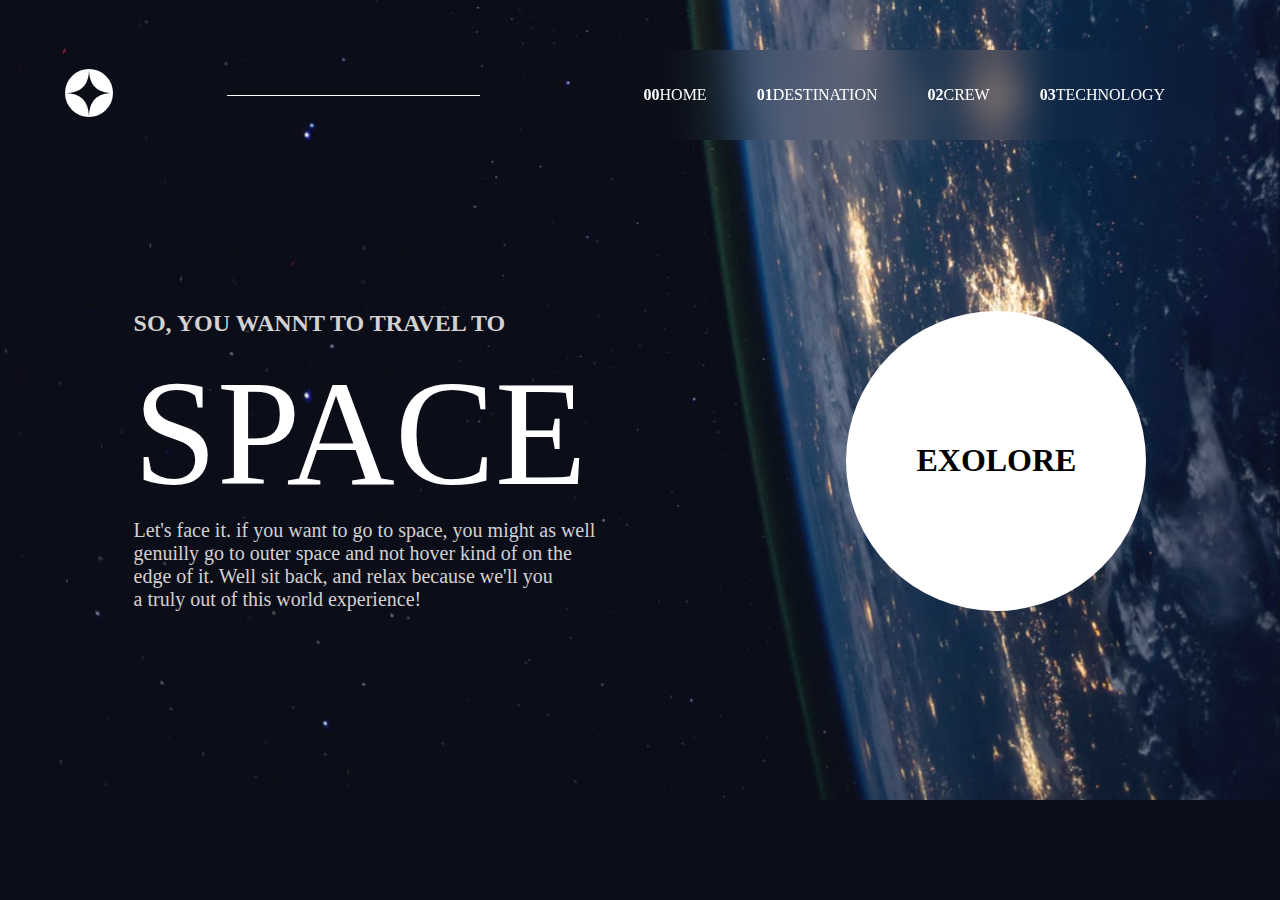
<file: index.html>
<!DOCTYPE html>
<html lang="en">
  <head>
    <meta charset="UTF-8" />
    <meta name="viewport" content="width=device-width, initial-scale=1.0" />
    <link rel="stylesheet" href="index.css" />
    <title>Space</title>
  </head>
  <body>
    <div class="navbar">
      <div class="logo">
        <img src="./images/logo.svg" alt="" />
      </div>
      <div class="line"></div>
      <nav>
        <div class="bull">
          <a href="index.html"><b>00</b>HOME</a>
        </div>
        <div class="bull2">
          <a href="destination.html"><b>01</b>DESTINATION</a>
        </div>
        <div class="bull3">
          <a href="crew.html"><b>02</b>CREW</a>
        </div>
        <div class="bull2">
          <a href="tech.html"><b>03</b>TECHNOLOGY</a>
        </div>
      </nav>
      <div class="java">
        <div id="myNav" class="overlay">
          <div onclick="closeNav()" class="close">&times;</div>
          <div class="overlay-content">
            <a href="index.html">HOME</a>
            <div class="sam">
              <a href="destination.html">DESTINATION</a>
            </div>
            <a href="crew.html">CREW</a>
            <a href="tech.html">TECHNOLOGY</a>
          </div>
        </div>
        <span
          style="font-size: 30px; cursor: pointer"
          class="open"
          onclick="openNav()"
          style="color: aqua"
        >
          <a href="javascript:void(0)"> &#9776; </a>
        </span>
      </div>
    </div>
    <div class="container">
      <div class="body1">
        <h2>SO, YOU WANNT TO TRAVEL TO</h2>
        <h1>SPACE</h1>
        <p>
          Let's face it. if you want to go to space, you might as well
          <br />
          genuilly go to outer space and not hover kind of on the <br />edge of
          it. Well sit back, and relax because we'll you <br />
          a truly out of this world experience!
        </p>
      </div>
      <div class="border">
        <h1>EXOLORE</h1>
      </div>
    </div>
  </body>
  <script src="app.js"></script>
</html>
</file>
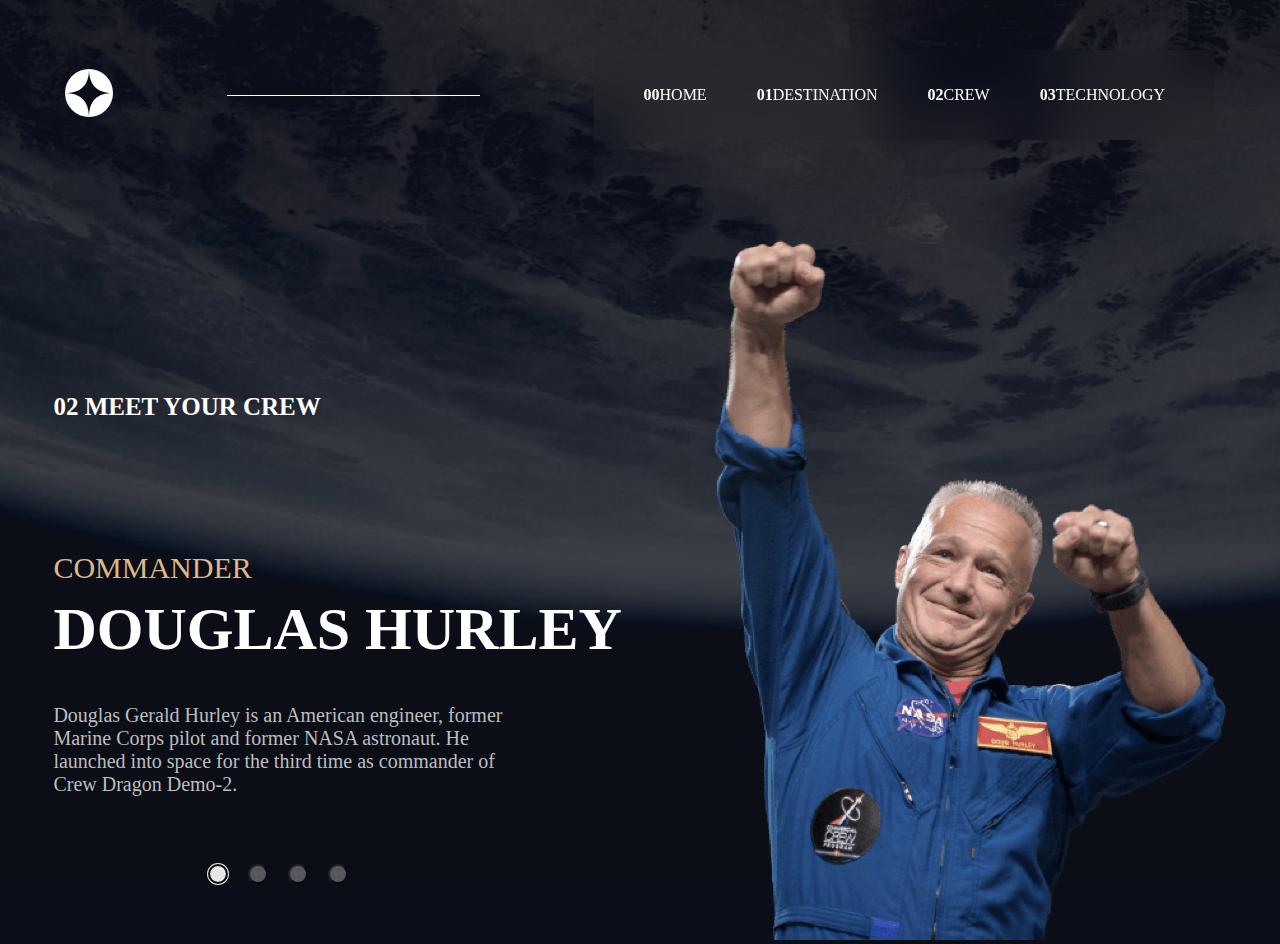
<file: crew.html>
<!DOCTYPE html>
<html lang="en">
  <head>
    <meta charset="UTF-8" />
    <meta name="viewport" content="width=device-width, initial-scale=1.0" />
    <link rel="stylesheet" href="crew.css" />
    <title>Space</title>
  </head>
  <body>
    <div class="navbar">
      <div class="logo">
        <img src="./images/logo.svg" alt="" />
      </div>
      <div class="line"></div>
      <nav>
        <div class="bull">
          <a href="index.html"><b>00</b>HOME</a>
        </div>
        <div class="bull2">
          <a href="destination.html"><b>01</b>DESTINATION</a>
        </div>
        <div class="bull3">
          <a href="crew.html"><b>02</b>CREW</a>
        </div>
        <div class="bull2">
          <a href="tech.html"><b>03</b>TECHNOLOGY</a>
        </div>
      </nav>
      <div class="java">
        <div id="myNav" class="overlay">
          <div onclick="closeNav()" class="close">&times;</div>
          <div class="overlay-content">
            <a href="index.html">HOME</a>
            <div class="sam">
              <a href="destination.html">DESTINATION</a>
            </div>
            <a href="crew.html">CREW</a>
            <a href="tech.html">TECHNOLOGY</a>
          </div>
        </div>
        <span
          style="font-size: 30px; cursor: pointer"
          class="open"
          onclick="openNav()"
          style="color: aqua"
        >
          <a href="javascript:void(0)"> &#9776; </a>
        </span>
      </div>
    </div>
    <div class="div2">
      <div class="container">
        <div class="minicont">
          <div class="crew one" id="dem1">
            <div class="crewpro">
              <div class="blad">
                <h3><b>02 </b>MEET YOUR CREW</h3>
                <h2>COMMANDER</h2>
                <h1>DOUGLAS HURLEY</h1>
                <div class="div">
                  <p>
                    Douglas Gerald Hurley is an American engineer, former <br />
                    Marine Corps pilot and former NASA astronaut. He
                    <br />launched into space for the third time as commander of
                    <br />Crew Dragon Demo-2.
                  </p>
                </div>
              </div>
              <div class="img">
                <img src="./images/image-douglas-hurley.png" alt="" />
              </div>
            </div>
          </div>
          <div class="crew" id="dem2">
            <div class="crewpro">
              <div class="blad">
                <h3><b>02 </b>MEET YOUR CREW</h3>
                <h2>MISSION SPECIALIST</h2>
                <h1>MARK SHUTTLEWORTH</h1>
                <div class="div">
                  <p>
                    Mark Richard Shuttleworth is the founder and CEO of <br />
                    b Canonical, the company behind the Linux-based Ubuntu
                    <br />
                    operating system. Shuttleworth became the first South <br />
                    African to travel to space as a space tourist.
                  </p>
                </div>
              </div>
              <div class="img">
                <img src="./images/image-mark-shuttleworth.png" alt="" />
              </div>
            </div>
          </div>
          <div class="crew" id="dem3">
            <div class="crewpro">
              <div class="blad">
                <h3><b>02 </b>MEET YOUR CREW</h3>
                <h2>PILOT</h2>
                <h1>VICTOR GLOVER</h1>
                <div class="div">
                  <p>
                    Pilot on the first operational flight of the SpaceX Crew
                    <br />
                    Dragon to the International Space Station. Glover is a
                    <br />
                    commander in the U.S. Navy where he pilots an F/A-18.He
                    <br />
                    was a crew member of Expedition 64, and served as a
                    <br />station systems flight engineer.
                  </p>
                </div>
              </div>
              <div class="img">
                <img src="./images/image-victor-glover.webp" alt="" />
              </div>
            </div>
          </div>
          <div class="crew" id="dem4">
            <div class="crewpro">
              <div class="blad">
                <h3><b>02 </b>MEET YOUR CREW</h3>
                <h2>FLIGHT ENGINEER</h2>
                <h1>ANOUSHEH ANSARI</h1>
                <div class="div">
                  <p>
                    Anousheh Ansari is an Iranian American engineer and co
                    <br />
                    -founder of Prodea Systems. Ansari was the fourth self
                    <br />
                    -funded space tourist, the first self-funded woman to fly to
                    <br />
                    the ISS, and the first Iranian in space.
                  </p>
                </div>
              </div>
              <div class="img">
                <img src="./images/image-anousheh-ansari.png" alt="" />
              </div>
            </div>
          </div>
        </div>
      </div>
      <div class="link">
        <button autofocus onclick="myfunct(event, 'dem1')"></button>
        <button onclick="myfunct(event, 'dem2')"></button>
        <button onclick="myfunct(event, 'dem3')"></button>
        <button onclick="myfunct(event, 'dem4')"></button>
      </div>
    </div>
  </body>
  <script src="app.js"></script>
</html>
</file>
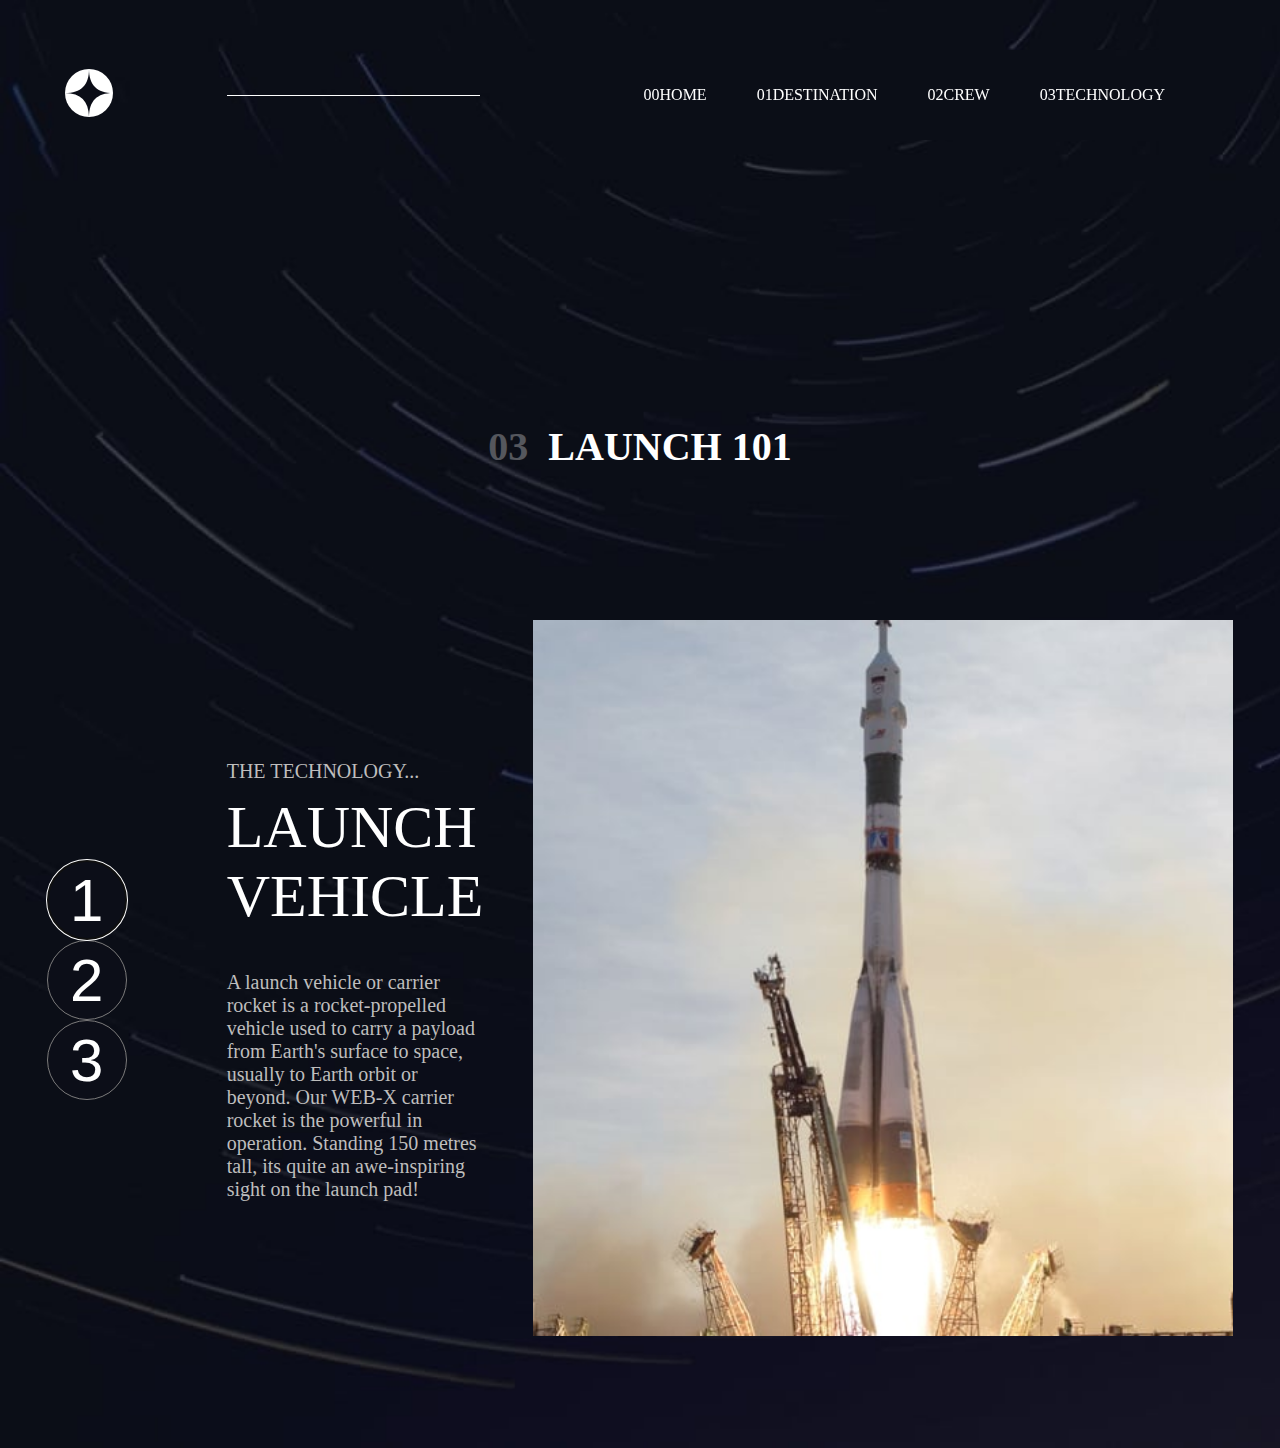
<file: tech.html>
<!DOCTYPE html>
<html lang="en">
  <head>
    <meta charset="UTF-8" />
    <meta name="viewport" content="width=device-width, initial-scale=1.0" />
    <link rel="stylesheet" href="tech.css" />
    <title>Space</title>
  </head>
  <body>
    <div class="navbar">
      <div class="logo">
        <img src="./images/logo.svg" alt="" />
      </div>
      <div class="line"></div>
      <nav>
        <div class="bull">
          <a href="index.html"><b>00</b>HOME</a>
        </div>
        <div class="bull2">
          <a href="destination.html"><b>01</b>DESTINATION</a>
        </div>
        <div class="bull3">
          <a href="crew.html"><b>02</b>CREW</a>
        </div>
        <div class="bull2">
          <a href="tech.html"><b>03</b>TECHNOLOGY</a>
        </div>
      </nav>
      <div class="java">
        <div id="myNav" class="overlay">
          <div onclick="closeNav()" class="close">&times;</div>
          <div class="overlay-content">
            <a href="index.html">HOME</a>
            <div class="sam">
              <a href="destination.html">DESTINATION</a>
            </div>
            <a href="crew.html">CREW</a>
            <a href="tech.html">TECHNOLOGY</a>
          </div>
        </div>
        <span
          style="font-size: 30px; cursor: pointer"
          class="open"
          onclick="openNav()"
          style="color: aqua"
        >
          <a href="javascript:void(0)"> &#9776; </a>
        </span>
      </div>
    </div>
    <div class="container">
      <h2 class="h2"><b>03</b>LAUNCH 101</h2>
      <div class="snow">
        <div class="more">
          <div class="but">
            <button autofocus onclick="myfunc(event, 'del1')">1</button>
            <button onclick="myfunc(event, 'del2')">2</button>
            <button onclick="myfunc(event, 'del3')">3</button>
          </div>
        </div>
        <div class="made one" id="del1">
          <div class="care">
            <p class="pepe">THE TECHNOLOGY...</p>
            <h1>LAUNCH VEHICLE</h1>
            <p class="pepe2">
              A launch vehicle or carrier <br />
              rocket is a rocket-propelled <br />
              vehicle used to carry a payload <br />
              from Earth's surface to space, <br />
              usually to Earth orbit or <br />
              beyond. Our WEB-X carrier <br />
              rocket is the powerful in <br />
              operation. Standing 150 metres <br />
              tall, its quite an awe-inspiring <br />
              sight on the launch pad!
            </p>
          </div>
          <div class="img">
            <img src="./images/image-launch-vehicle-portrait.jpg" alt="" />
          </div>
        </div>
        <div class="made two" id="del2">
          <div class="care">
            <p class="pepe">THE TECHNOLOGY...</p>
            <h1>SPACEPORT</h1>
            <p class="pepe2">
              A spaceport or cosmodrome is a site for <br />
              launching (or receiving) spacecraft, by <br />
              analogy to the seaport for ships or airport <br />
              for aircraft. Based in the famous Cape <br />
              Canaveral, our spaceport is ideally <br />
              situated to take advantage of the Earth’s <br />
              rotation for launch.
            </p>
          </div>
          <div class="img">
            <img src="./images/image-spaceport-landscape.jpg" alt="" />
          </div>
        </div>
        <div class="made three" id="del3">
          <div class="care">
            <p class="pepe">THE TECHNOLOGY...</p>
            <h1>SPACE CAPSULE</h1>
            <p class="pepe2">
              A space capsule is an often- <br />crewed spacecraft that uses a
              <br />
              blunt-body reentry capsule to <br />
              reenter the Earth's atmosphere <br />
              without wings. Our capsule is <br />
              where you'll spend your time <br />
              during the flight. It includes a <br />space gym, cinema, and
              plenty <br />
              of other activities to keep you <br />
              entertained.
            </p>
          </div>
          <div class="img">
            <img src="./images/image-space-capsule-landscape.jpg" alt="" />
          </div>
        </div>
      </div>
    </div>
  </body>
  <script src="app.js"></script>
</html>
</file>
<file: index.css>
body {
    background-image: url(./images/background-home-desktop.jpg);
    background-repeat: no-repeat;
    background-size: cover;
    background-color:rgb(11,13,25) ;
}
.navbar{
    display: flex;
    justify-content: space-around;
    align-items: center;
    margin-top: 50px;
}
nav{
    display: flex;
    padding: 10px 50px;
    justify-content: center;
    align-items: center;
    backdrop-filter: blur(20px);
    gap: 50px;
    /* width: 100%; */
    height: 70PX;
}
.logo img{
    overflow-clip-margin: content-box;
    overflow: clip;
}
nav a {
    padding-bottom: 30px;
    color: white;
    text-decoration: none;
    text-align: center;
    gap: 2px;
}
.line{
    width: 20%;
    border-bottom: 1px solid white;
    z-index: 1;
    align-content: center;
}
.container{
    display: flex;
    justify-content:space-around;
    align-items: center;
    margin-top: 150px;
}
.body1 h1{
    
    color: white;
    font-size: 150px;
    margin-top: -10px;
    font-weight: 100;
}
.body1 h2{
    color: rgb(211, 209, 209);
}
.body1 p{
    font-size: 20px;
    color: rgb(211, 209, 209);
    margin-top: -100px;
}
.border{
    background-color: white;
    width: 300px;
    height: 300px;
    border-radius: 100%;
    display: flex;
    align-items: center;
    justify-content: center;
    transition: 0.5s;
}
.java{
    display: none;
}
.overlay {
    height: 100%;
    width: 0%;
    position: fixed;
    z-index: 100;
    top: 0;
    right: 0;
    /* background-color: rgba(97, 96, 96, 0.26); */
    backdrop-filter: blur(20px);
    overflow: hidden;
    transition: 0.1s;
}
.overlay-content {
    position: relative;
    top: 0;
    text-align: left;
    margin-top: 70px;
    display: flex;
    flex-direction: column;
}
.overlay:hover {
    color: aqua;
}
.close {
 color: white;
 font-size: 50px;
  cursor: pointer;
  display: flex;
  justify-content: flex-end;
}
.close:hover {
    color: aqua;
}
.overlay a {
    padding: 8px;
    scroll-padding-top: -20px;
    text-decoration: none;
    font-size: 15px;
    color: white;
    font-weight: bold;
    display: block;
    padding-bottom: 30px;
    text-transform: uppercase;
    padding-left: 40px;
}
.overlay a:hover {
    color: aqua;
    width: 85%;
    border-right: 5px solid rgb(177, 176, 176);
}
.overlay .closebtn {
    position: absolute;
    top: 20px;
    right: 45px;
}
.open a {
    color: white;
    text-decoration: none;
}
.open a:hover, a:active {
    color: aqua;
}



@media screen and (max-width:900px) {
    .line{
        display: none;
    }
    .java{
        display: block;
    }
    nav{
        display: none;
    }
    .logo{
        margin-left: 0;
        margin-right: 0;
    }
    .logo img{
       align-items: start; 
    }
    .body1{
        text-align: center;
        font-size: 20px;
    }
    .body1 h2{
        font-size: 15px;
    }
    .body1 h1{
        font-size: 85px;
        margin-bottom: 100px 
    }
    .container{
        flex-direction: column;
    }
    .body p{
        font-size: 20px;
    }
    .navbar{
        justify-content: space-between;
        margin-top: 5px;
    }
}
</file>
<file: crew.css>
body{
    background-image: url(./images/background-crew-desktop.jpg);
    background-repeat: no-repeat;
    background-size: cover;
    background-color: rgb(11,13,25);
}

.navbar{
    display: flex;
    justify-content: space-around;
    align-items: center;
    margin-top: 50px;
}
nav{
    display: flex;
    padding: 10px 50px;
    justify-content: center;
    align-items: center;
    backdrop-filter: blur(20px);
    gap: 50px;
    /* width: 100%; */
    height: 70PX;
}
.logo img{
    overflow-clip-margin: content-box;
    overflow: clip;
}
nav a {
    padding-bottom: 30px;
    color: white;
    text-decoration: none;
    text-align: center;
    gap: 2px;
}
.line{
    width: 20%;
    border-bottom: 1px solid white;
    z-index: 1;
    align-content: center;
}
.container{
    margin-top: 100px;
}
.minicont{
    font-weight: 100;
}
.crewpro{
    display: flex;
    align-items: center;
    justify-content: space-around;
}
.blad h3{
    color: white;
    font-size: 25px;
    margin-bottom: -20px;
}
.blad h2{
    color: burlywood;
    margin-bottom: -30px;
    margin-top: 150px;
    font-size: 30px;
    font-weight: 100;
}
.blad h1{
    color: white;
    font-size: 60px;
}
.div p{
    color: rgb(190, 189, 189);
    font-size: 20px;
}
.crew{
    display: none;
}
.one{
    display: block;
}
.link{
    margin-left: 200px;
    margin-top: -80px;
    display: flex;
    gap: 20px;
}
.link button{
    background-color: white;
    width: 20px;
    height: 20px;
    border-radius: 100%;
    opacity: 0.3;
}
.link button:hover{
    background-color: rgb(207, 204, 204);
}
.link button:focus {
    background-color: white;
    opacity: 0.9;
}
.java{
    display: none;
}
.overlay {
    height: 100%;
    width: 0%;
    position: fixed;
    z-index: 100;
    top: 0;
    right: 0;
    /* background-color: rgba(97, 96, 96, 0.26); */
    backdrop-filter: blur(20px);
    overflow: hidden;
    transition: 0.1s;
}
.overlay-content {
    position: relative;
    top: 0;
    text-align: left;
    margin-top: 70px;
    display: flex;
    flex-direction: column;
}
.overlay:hover {
    color: aqua;
}
.close {
 color: white;
 font-size: 50px;
  cursor: pointer;
  display: flex;
  justify-content: flex-end;
}
.close:hover {
    color: aqua;
}
.overlay a {
    padding: 8px;
    scroll-padding-top: -20px;
    text-decoration: none;
    font-size: 15px;
    color: white;
    font-weight: bold;
    display: block;
    padding-bottom: 30px;
    text-transform: uppercase;
    padding-left: 40px;
}
.overlay a:hover {
    color: aqua;
    width: 85%;
    border-right: 5px solid rgb(177, 176, 176);
}
.overlay .closebtn {
    position: absolute;
    top: 20px;
    right: 45px;
}
.open a {
    color: white;
    text-decoration: none;
}
.open a:hover, a:active {
    color: aqua;
}

@media screen and (max-width:900px){
    .line{
        display: none;
    }
    nav{
        display: none;
    }
    .crewpro{
        flex-direction: column;
    }
    .img img{
        width: 100%;
    }
    .link{
        margin-left: 0;
        margin-top: 0;
        margin-bottom: -100px;
    }
    .div2{
        display: flex;
        margin-top: 50px;
        flex-direction: column-reverse;
        align-items: center;
    }
    .java{
        display: block;
    }
    .navbar{
        justify-content: space-between;
        margin-top: 5px;
    }
}
</file>
<file: tech.css>
body{
    background-image: url(./images/background-technology-desktop.jpg);
    background-repeat: no-repeat;
    background-size: cover;
    font-weight: 100;
    background-color: rgb(11,13,25);
}
.navbar{
    display: flex;
    justify-content:space-around;
    align-items: center;
    margin-top: 50px;
}
.java {
    display: none;
}
.overlay {
    height: 100%;
    width: 0%;
    position: fixed;
    z-index: 100;
    top: 0;
    right: 0;
    /* background-color: rgba(97, 96, 96, 0.26); */
    backdrop-filter: blur(20px);
    overflow: hidden;
    transition: 0.1s;
}
.overlay-content {
    position: relative;
    top: 0;
    text-align: left;
    margin-top: 70px;
    display: flex;
    flex-direction: column;
}
.overlay:hover {
    color: aqua;
}
.close {
 color: white;
 font-size: 50px;
  cursor: pointer;
  display: flex;
  justify-content: flex-end;
}
.close:hover {
    color: aqua;
}
.overlay a {
    padding: 8px;
    scroll-padding-top: -20px;
    text-decoration: none;
    font-size: 15px;
    color: white;
    font-weight: bold;
    display: block;
    padding-bottom: 30px;
    text-transform: uppercase;
    padding-left: 40px;
}
.overlay a:hover {
    color: aqua;
    width: 85%;
    border-right: 5px solid rgb(177, 176, 176);
}
.overlay .closebtn {
    position: absolute;
    top: 20px;
    right: 45px;
}
.open a {
    color: white;
    text-decoration: none;
}
.open a:hover, a:active {
    color: aqua;
}


nav{
    display: flex;
    padding: 10px 50px;
    justify-content: center;
    align-items: center;
    backdrop-filter: blur(20px);
    gap: 50px;
    /* width: 100%; */
    height: 70PX;
}
.logo img{
    overflow-clip-margin: content-box;
    overflow: clip;
}
nav a {
    padding-bottom: 30px;
    color: white;
    text-decoration: none;
    text-align: center;
    gap: 2px;
}
.line{
    width: 20%;
    border-bottom: 1px solid white;
    z-index: 1;
    align-content: center;
}
.container{
    display: flex;
    justify-content: space-around;
    flex-direction: column;
    align-items: center;
    margin-top: 150px;
    padding: 100px 200px;
    font-weight: 100;
}
.container h2{
    color: white;
    margin-bottom: 150px;
    font-size: 40px;
}
.h2 b{
    opacity: 0.3;
    padding-right: 20px;
}
.snow{
    font-weight: 100;
    display: flex;
}
.more{
    display: flex;
    gap: 50px;
    align-items: center;
}
.but button{
    background-color: rgb(12,14,24);
    width: 80px;
    height: 80px;
    border-radius: 100%;
    border: 1px solid rgb(124, 123, 123);
    font-size: 60px;
    display: flex;
    justify-content: center;
    align-items: center;
    color: white;
    transition: 0.5s;
}
.made{
    display: flex;
    justify-content: space-around;
    gap: 50px;
    justify-content: center;
    align-items: center;
    margin-left: 100px;
}
.pepe{
    color: rgb(190, 189, 189);
    font-size: 20px;
}
.pepe2{
    color: rgb(190, 189, 189);
    font-size: 20px;
}
.made h1{
    color: white;
    font-size: 60px;
    margin-top: -10px;
    font-weight: 100;
}
.made{
    display: none;
}
.one {
    display: block;
    display: flex;

}
.img img{
    width:700px;
}
@media screen and (max-width:900px) {
    .line{
        display: none;
    }
    .java{
        display: block;
    }
    nav{
        display: none;
    }
    .navbar{
        justify-content: space-between;
        margin-top: 5px;
    }
    .but{
        display: flex;
        gap: 20px;
    }
    .container h2{
        font-size: 30px;
        margin-bottom: 0;
        line-break: 0;
        
    }

    .snow{
        flex-direction: column;
    }
    .made{
        flex-direction: column;
        margin-left: 0px;
    }
    .more{
        gap: 10px;
       align-items: center;
       flex-direction: column;
    }
    /* .but{
        flex-direction:row;
    } */
    .img img{
        width: 300px;
    }
    .container{
        margin-top: 40px;
    }
}
</file>
